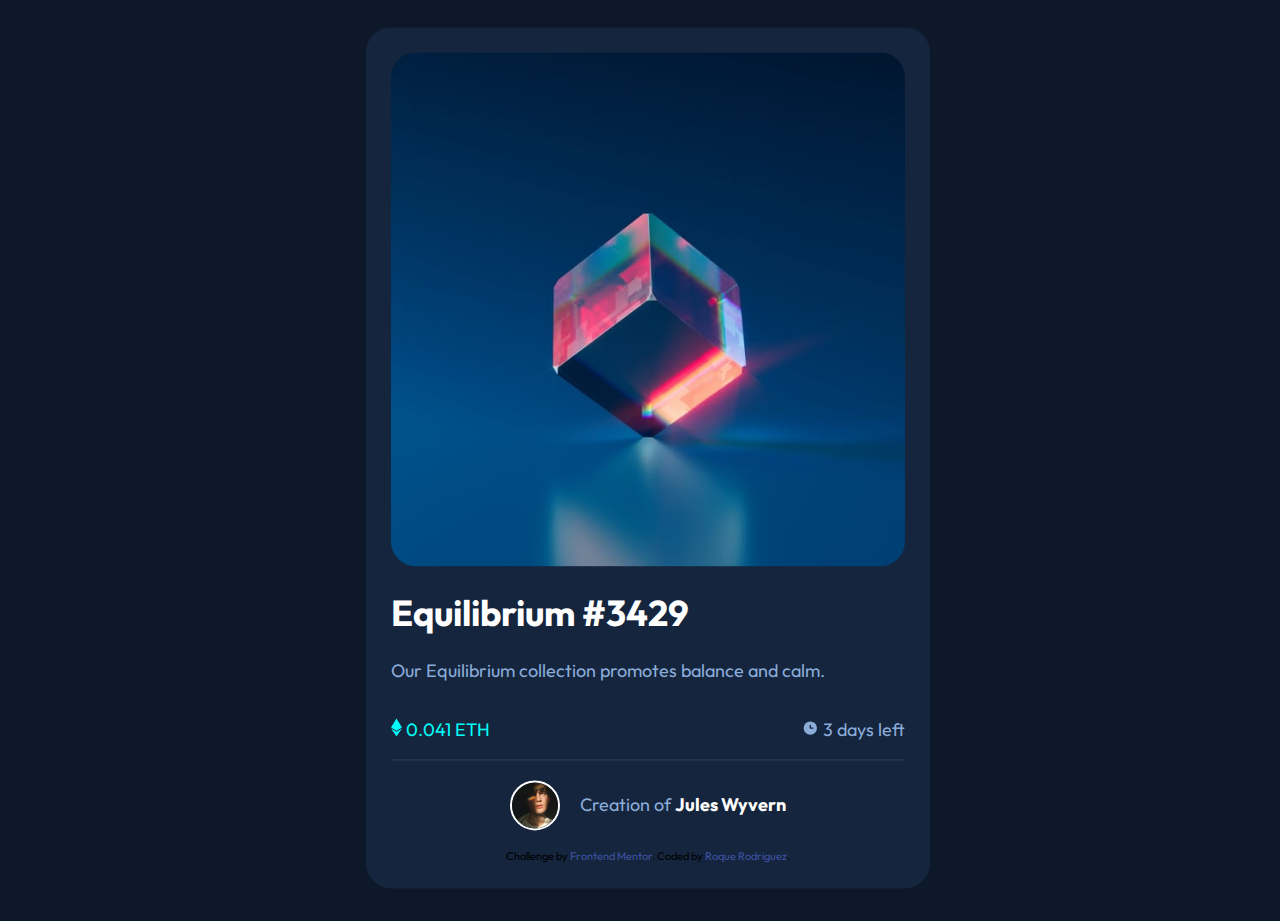
<file: index.html>
<!DOCTYPE html>
<html lang="en">
<head>
  <meta charset="UTF-8">
  <meta name="viewport" content="width=device-width, initial-scale=1.0"> <!-- displays site properly based on user's device -->
  <link rel="preconnect" href="https://fonts.googleapis.com"> 
  <link rel="preconnect" href="https://fonts.gstatic.com" crossorigin> 
  <link href="https://fonts.googleapis.com/css2?family=Outfit:wght@300&display=swap" rel="stylesheet">

  <link rel="stylesheet" href="styles.css">

  <link rel="icon" type="image/png" sizes="32x32" href="./images/favicon-32x32.png">
  
  <title>Frontend Mentor | NFT preview card component</title>

  <!-- Feel free to remove these styles or customise in your own stylesheet 👍 -->
  <style>
    .attribution { font-size: 11px; text-align: center; }
    .attribution a { color: hsl(228, 45%, 44%); }
  </style>
</head>
<body>
  <div class="mainCard">
    <div id="nftImageContainer">
      <img src="images/image-equilibrium.jpg" alt="" id="nftImage">
    </div>  
   
    <h1>Equilibrium #3429</h1>

    <p>Our Equilibrium collection promotes balance and calm.</p>

    <section id="bottomSection">
      <p><img src="images/icon-ethereum.svg" alt="">0.041 ETH</p>
      
      <p><img src="images/icon-clock.svg" alt="">3 days left</p>
    </section>

    <div class="line"></div>
  
    <div class="cardFooter">
      <img src="images/image-avatar.png" alt="">
      <p>Creation of <strong>Jules Wyvern</strong></p>
    </div>

  <div class="attribution">
    Challenge by <a href="https://www.frontendmentor.io?ref=challenge" target="_blank">Frontend Mentor</a>. 
    Coded by <a href="#">Roque Rodriguez</a>.
  </div>
</body>
</html>
</file>
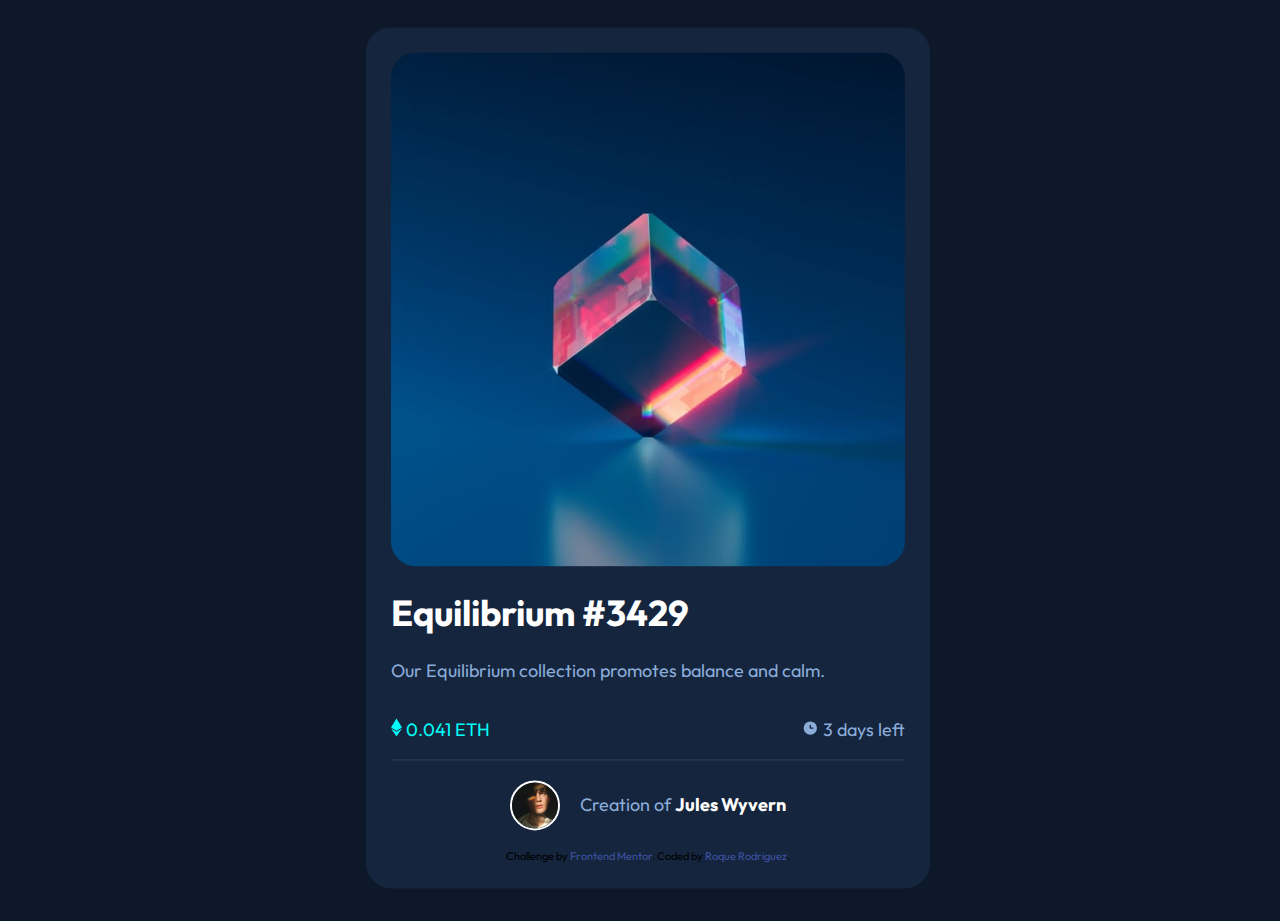
<file: nft-preview-card-component-main/index.html>
<!DOCTYPE html>
<html lang="en">
<head>
  <meta charset="UTF-8">
  <meta name="viewport" content="width=device-width, initial-scale=1.0"> <!-- displays site properly based on user's device -->
  <link rel="preconnect" href="https://fonts.googleapis.com"> 
  <link rel="preconnect" href="https://fonts.gstatic.com" crossorigin> 
  <link href="https://fonts.googleapis.com/css2?family=Outfit:wght@300&display=swap" rel="stylesheet">

  <link rel="stylesheet" href="styles.css">

  <link rel="icon" type="image/png" sizes="32x32" href="./images/favicon-32x32.png">
  
  <title>Frontend Mentor | NFT preview card component</title>

  <!-- Feel free to remove these styles or customise in your own stylesheet 👍 -->
  <style>
    .attribution { font-size: 11px; text-align: center; }
    .attribution a { color: hsl(228, 45%, 44%); }
  </style>
</head>
<body>
  <div class="mainCard">
    <div id="nftImageContainer">
      <img src="images/image-equilibrium.jpg" alt="" id="nftImage">
    </div>  
   
    <h1>Equilibrium #3429</h1>

    <p>Our Equilibrium collection promotes balance and calm.</p>

    <section id="bottomSection">
      <p><img src="images/icon-ethereum.svg" alt="">0.041 ETH</p>
      
      <p><img src="images/icon-clock.svg" alt="">3 days left</p>
    </section>

    <div class="line"></div>
  
    <div class="cardFooter">
      <img src="images/image-avatar.png" alt="">
      <p>Creation of <strong>Jules Wyvern</strong></p>
    </div>

  <div class="attribution">
    Challenge by <a href="https://www.frontendmentor.io?ref=challenge" target="_blank">Frontend Mentor</a>. 
    Coded by <a href="#">Roque Rodriguez</a>.
  </div>
</body>
</html>
</file>
<file: styles.css>
:root {
    --mainBG:hsl(217, 54%, 11%);
    --cardBG: hsl(216, 50%, 16%);
    --line: hsl(215, 32%, 27%);
    --white: hsl(0, 0%, 100%);

    --softblue: hsl(215, 51%, 70%);
    --cyan: hsl(178, 100%, 50%);
}

* {
    box-sizing: border-box;
}

img {
    display: block;
}

a {
    text-decoration: none;
}

html {
    background-color: var(--mainBG);
}

body {
    font-size: 18px;
    font-family: "Outfit";
    min-width: 375px;
    position: fixed;
    top: 50%;
    left: 50%;
    transform: translate(-50%, -50%);
    padding: 30px;
}

strong {
    color: var(--white);
}

.mainCard {
    background-color: var(--cardBG);
    border-radius: 25px;
    padding: 25px; 
}

#nftImageContainer {
    cursor: pointer;
    position: relative;
}

#nftImage {
    border-radius: 25px;
    margin-left: auto;
    margin-right: auto;
    max-width:100%;
    max-height:100%;
    position: relative;
    cursor: pointer;
}

#nftImageContainer::after {
    content: "";
    display: block;
    position: absolute;
    width: 100%;
    height: 100%;
    opacity: 0;
    top: 0;
    left: 0;
    background-color: var(--cyan);
    background-image: url(images/icon-view.svg);
    background-repeat: no-repeat;
    background-position: center;
}

#nftImageContainer:hover {
    opacity: 0.7;
}

#nftImageContainer:hover::after {
    opacity: 0.9;
}

.mainCard h1 {
    color: var(--white);
    cursor: pointer;
}

.mainCard h1:hover {
    color: var(--cyan);
}

.mainCard p {
    color: var(--softblue);
}

#bottomSection p {
    display: inline-block;
    position: relative;
}

#bottomSection p:nth-child(2) {
    position: absolute;
    right: 55px;
    margin-left: 5px;
}

#bottomSection p:first-of-type {
    color: var(--cyan);
}

#bottomSection img {
    display: inline-block;
    margin-right: 4px;
}

.line {
    width: 100%;
    border-bottom: 1px solid var(--line); 
}

.cardFooter {
   display: flex;
   justify-content: center;
   align-items: center;
   margin-top: 15px;
   margin-bottom: 15px;
}

.cardFooter img {
    display: inline-block;
    width: 50px;
    margin-right: 10px;
    height: auto;
    border: 2px solid white;
    border-radius: 50%;
}

.cardFooter p {
    display: inline-block;
    margin-left: 10px;
}

.cardFooter strong{
    cursor: pointer;
}

.cardFooter strong:hover {
    color: var(--cyan);
}
</file>
<file: nft-preview-card-component-main/styles.css>
:root {
    --mainBG:hsl(217, 54%, 11%);
    --cardBG: hsl(216, 50%, 16%);
    --line: hsl(215, 32%, 27%);
    --white: hsl(0, 0%, 100%);

    --softblue: hsl(215, 51%, 70%);
    --cyan: hsl(178, 100%, 50%);
}

* {
    box-sizing: border-box;
}

img {
    display: block;
}

a {
    text-decoration: none;
}

html {
    background-color: var(--mainBG);
}

body {
    font-size: 18px;
    font-family: "Outfit";
    min-width: 375px;
    position: fixed;
    top: 50%;
    left: 50%;
    transform: translate(-50%, -50%);
    padding: 30px;
}

strong {
    color: var(--white);
}

.mainCard {
    background-color: var(--cardBG);
    border-radius: 25px;
    padding: 25px; 
}

#nftImageContainer {
    cursor: pointer;
    position: relative;
}

#nftImage {
    border-radius: 25px;
    margin-left: auto;
    margin-right: auto;
    max-width:100%;
    max-height:100%;
    position: relative;
    cursor: pointer;
}

#nftImageContainer::after {
    content: "";
    display: block;
    position: absolute;
    width: 100%;
    height: 100%;
    opacity: 0;
    top: 0;
    left: 0;
    background-color: var(--cyan);
    background-image: url(images/icon-view.svg);
    background-repeat: no-repeat;
    background-position: center;
}

#nftImageContainer:hover {
    opacity: 0.7;
}

#nftImageContainer:hover::after {
    opacity: 0.9;
}

.mainCard h1 {
    color: var(--white);
    cursor: pointer;
}

.mainCard h1:hover {
    color: var(--cyan);
}

.mainCard p {
    color: var(--softblue);
}

#bottomSection p {
    display: inline-block;
    position: relative;
}

#bottomSection p:nth-child(2) {
    position: absolute;
    right: 55px;
    margin-left: 5px;
}

#bottomSection p:first-of-type {
    color: var(--cyan);
}

#bottomSection img {
    display: inline-block;
    margin-right: 4px;
}

.line {
    width: 100%;
    border-bottom: 1px solid var(--line); 
}

.cardFooter {
   display: flex;
   justify-content: center;
   align-items: center;
   margin-top: 15px;
   margin-bottom: 15px;
}

.cardFooter img {
    display: inline-block;
    width: 50px;
    margin-right: 10px;
    height: auto;
    border: 2px solid white;
    border-radius: 50%;
}

.cardFooter p {
    display: inline-block;
    margin-left: 10px;
}

.cardFooter strong{
    cursor: pointer;
}

.cardFooter strong:hover {
    color: var(--cyan);
}
</file>
